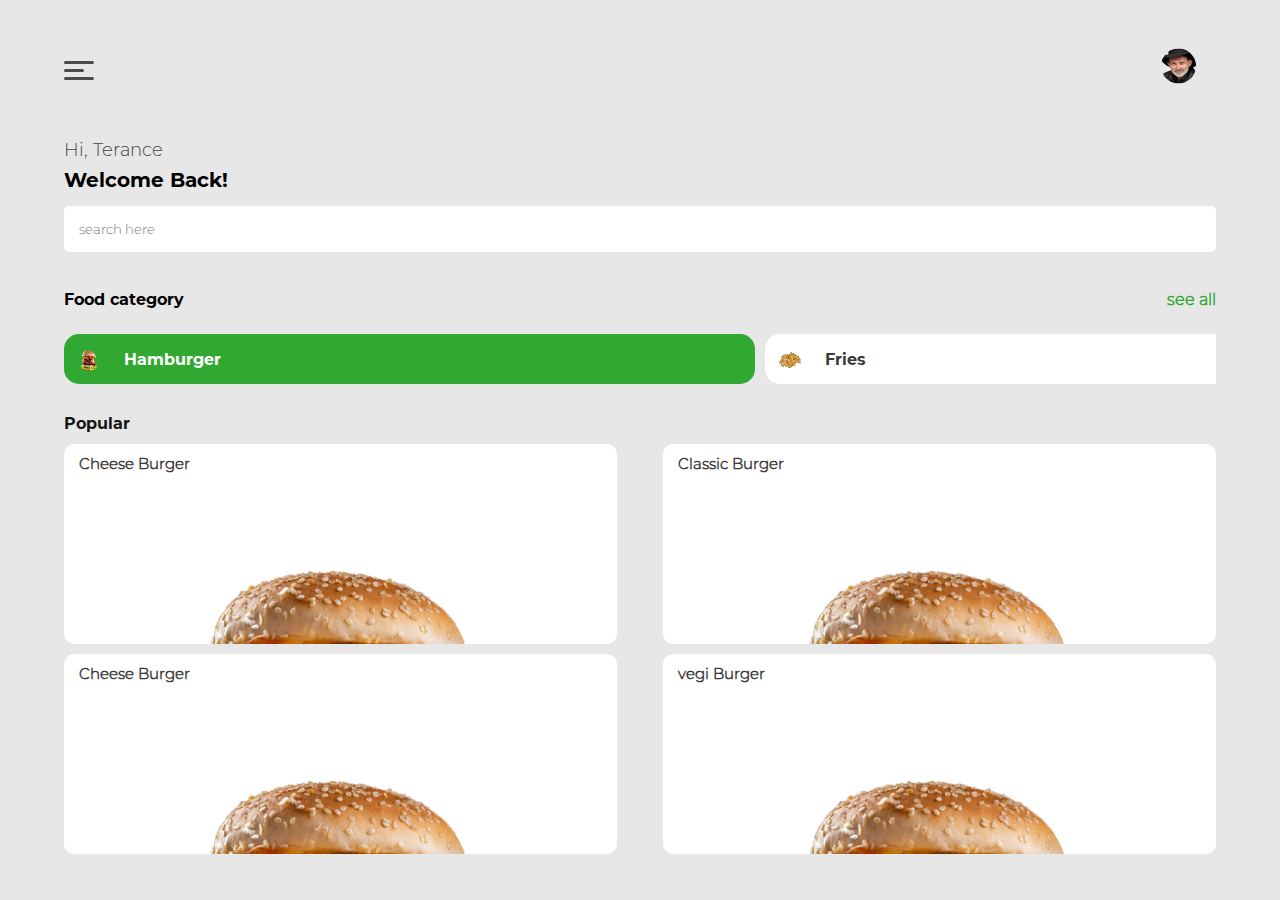
<file: mobileResturant/index.html>
<!DOCTYPE html>
<html lang="en">
<head>
    <meta charset="UTF-8">
    <meta http-equiv="X-UA-Compatible" content="IE=edge">
    <meta name="viewport" content="width=device-width, initial-scale=1.0">
    <title>Document</title>
    <link rel="stylesheet" href="main.css"/>
    <script src='jQuery\jquery.js'></script>
</head>
<body>
    
    <header>

        <!--nav bar section-->
        <div id="navbar-avatar">
            <div id="navbar">
                <div></div>
                <div></div>
                <div></div>
            </div>

            <!--avatar-->
            <div id="avatar">
                <img src="Image/user.png"/>
            </div>
        </div>

        <!--Welcome text section-->
        <div id="searchbar">
            <div id="welcome-text">
                <div id="text">
                    <p>
                        Hi, Terance<br>
                        <span>Welcome Back!</span>
                    </p>
                </div>
            </div>

            <div id="searchbar-input">
                <input placeholder="search here" type="search">
            </div>
        </div>
    </header>


    <!--Food Category secion-->

    <section class="food-category" id="sec_1">
        <div id="text">
            <p>Food category</p>
            <a href="#">see all</a>
        </div>

        <div id="slide-container">
            <div class="active" id="food">
                <img src="Image/Ham.png">
                <p id="food-name">Hamburger</p>
            </div>

            <div class="fries-cate" id="food">
                <img src="Image/Fries.png">
                <p id="food-name">Fries</p>
            </div>

            <div class="pizza-cate" id="food">
                <img src="Image/pizza.png">
                <p id="food-name">Pizza</p>
            </div>
        </div>
    </section>

    <!--Popular food section-->

    <section class="popular-category">

        <!--Header of popular food section-->
        <div id="text">
            <p>Popular</p>
        </div>

        <!--popular food flex-->
        <div id="popular-food-flex">

            <!--Burgars-->
            <div class="food-card visible">
                <p>Cheese Burger</p>
                <img src="Image/Ham.png" id="food-card-image"/>
                <div id="add-cart-container">
                    <p id="price">$5.00</p>
                    <div class="add-to-cart" data-price="5.00" data-food-image="Image/Ham.png" data-food-name="Cheese Burger"><img src="Image/x-mark-xl.png"></div>
                </div>
            </div>

            <div class="food-card visible">
                <p>Classic Burger</p>
                <img src="Image/Ham.png" id="food-card-image"/>
                <div id="add-cart-container">
                    <p id="price">$2.50</p>
                    <div class="add-to-cart"data-price="2.50" data-food-image="Image/Ham.png" data-food-name="Classic Burger"><img src="Image/x-mark-xl.png"></div>
                </div>
            </div>

            <div class="food-card visible">
                <p>Cheese Burger</p>
                <img src="Image/Ham.png" id="food-card-image"/>
                <div id="add-cart-container">
                    <p id="price">$3.00</p>
                    <div class="add-to-cart" data-price="3.00" data-food-image="Image/Ham.png" data-food-name="Cheese Burger"><img src="Image/x-mark-xl.png"></div>
                </div>
            </div>

            <div class="food-card visible">
                <p>vegi Burger</p>
                <img src="Image/Ham.png" id="food-card-image"/>
                <div id="add-cart-container">
                    <p id="price">$1.50</p>
                    <div class="add-to-cart" data-price="1.50" data-food-image="Image/Ham.png" data-food-name="Vegi Burger"><img src="Image/x-mark-xl.png"></div>
                </div>
            </div>





            <!--Fries-->


            <div class="food-card fries">
                <p>Crinkle-cut fries</p>
                <img src="Image/Fries.png" id="food-card-image"/>
                <div id="add-cart-container">
                    <p id="price">$1.00</p>
                    <div class="add-to-cart" data-price="1.00" data-food-image="Image/Fries.png" data-food-name="Crinkle-cut Fries"><img src="Image/x-mark-xl.png"></div>
                </div>
            </div>

            <div class="food-card fries">
                <p>Curly fries</p>
                <img src="Image/Fries.png" id="food-card-image"/>
                <div id="add-cart-container">
                    <p id="price">$2.50</p>
                    <div class="add-to-cart" data-price="2.50" data-food-image="Image/Fries.png" data-food-name="Curly Fries"><img src="Image/x-mark-xl.png"></div>
                </div>
            </div>

            <div class="food-card fries">
                <p>Streak Fries</p>
                <img src="Image/Fries.png" id="food-card-image"/>
                <div id="add-cart-container">
                    <p id="price">$3.00</p>
                    <div class="add-to-cart" data-price="3.00" data-food-image="Image/Fries.png" data-food-name="Streak Fries"><img src="Image/x-mark-xl.png"></div>
                </div>
            </div>

            <div class="food-card fries">
                <p>Tater Tots</p>
                <img src="Image/Fries.png" id="food-card-image"/>
                <div id="add-cart-container">
                    <p id="price">$1.50</p>
                    <div class="add-to-cart" data-price="1.50" data-food-image="Image/Fries.png" data-food-name="Tater Tots"><img src="Image/x-mark-xl.png"></div>
                </div>
            </div>




            
            <!--Pizza-->


            <div class="food-card pizza">
                <p>chicken pizza</p>
                <img src="Image/pizza.png" id="food-card-image"/>
                <div id="add-cart-container">
                    <p id="price">$4.00</p>
                    <div class="add-to-cart" data-price="4.00" data-food-image="Image/pizza.png" data-food-name="Chicken Pizza"><img src="Image/x-mark-xl.png"></div>
                </div>
            </div>

            <div class="food-card pizza">
                <p>Beef Pizza</p>
                <img src="Image/pizza.png" id="food-card-image"/>
                <div id="add-cart-container">
                    <p id="price">$3.50</p>
                    <div class="add-to-cart" data-price="3.50" data-food-image="Image/pizza.png" data-food-name="Beef Pizza"><img src="Image/x-mark-xl.png"></div>
                </div>
            </div>

            <div class="food-card pizza">
                <p>Pepperroni Pizza</p>
                <img src="Image/pizza.png" id="food-card-image"/>
                <div id="add-cart-container">
                    <p id="price">$5.00</p>
                    <div class="add-to-cart" data-price="5.00" data-food-image="Image/pizza.png" data-food-name="Pepperroni Pizza"><img src="Image/x-mark-xl.png"></div>
                </div>
            </div>

            <div class="food-card pizza">
                <p>Corn dog Pizza</p>
                <img src="Image/pizza.png" id="food-card-image"/>
                <div id="add-cart-container">
                    <p id="price">$6.50</p>
                    <div class="add-to-cart" data-price="6.50" data-food-image="Image/pizza.png" data-food-name="Corn dog Pizza"><img src="Image/x-mark-xl.png"></div>
                </div>
            </div>





        </div>

    </section>


    <!--Hamburger Menu-->
    <section id="hamburger-menu">
        <div id="menu-container">
            <ul>
                <li class="current-select">Home</li>
                <li>Favorites</li>
                <li id="linkCart">Cart</li>
                <li id='linkAccount'>Account</li>
            </ul>
        </div>
    </section>


    <!--Details Section-->
    <section class="Detail">


        
        <!--nav, back button-->
        <div id="detail-nav">
            <img src="Image/arrow back.png" id="back-btn-details"/>
            <p>Detail</p>
        </div>

        <!--Image of detail-->
        <div id="detail-image">
            <img src="Image/Ham.png"/>
        </div>

        <!--Price and name-->
        <div id="price-and-name">
            <div id="food-name-detail"><p>Classic Burger</p></div>
            <div id="food-price"><p>$2.55</p></div>
        </div>

        <!--Description-->
        <div id="detail-description">
            <h3>Description</h3>
            <div id="detail-description-text">
                <p>Lorem ipsum, dolor sit amet consectetur adipisicing elit. Corporis natus fugit, 
                    eligendi provident nisi distinctio dicta corrupti explicabo dolores quam maiores 
                    voluptatibus temporibus totam, quibusdam fuga repellendus venia.
                </p>
            </div>
        </div>

        <!--Order button section-->
        <div id="order-btn-section">
            <div id="no-of-orders"></div>
            <div id="order-btn">
                <div id="detail-cart">
                    <img src="Image/cart.png"/>
                </div>
                <div id="order-btn-btn"><p>Order Now</p></div>
            </div>
        </div>
    </section>

    <!--Added to cart popup-->
    <section class="added_to_cart">

        <div id="popup-cont">
            <img src="Image/success.png"/>
            <p>Added to cart</p>
        </div>
    </section>

    













    <!--------------------------------Js SECTION/ JQUERY--------------------------------->

    <script>


        $(document).ready(function(){

            //Hamburger Menu State
            var menu_state = false; //false

            //Hides added to cart popup initially
            $('.added_to_cart').hide(0);

            //Hides Menu section initially
            $('#hamburger-menu').hide(0);

            //hides the fries and pizza section initially
            $(".fries").hide(0);
            $(".pizza").hide(0);

            //Opens Menu Section

            $('#navbar').click(function(){
                $('#hamburger-menu').show(200);
                $('section:not(#hamburger-menu),header').css('filter','blur(3px)');
                menu_state = true; //True
            });

            //Closes Menu Section
            var page_body = document.getElementById("sec_1");
            $('body').click(function(){
                if(menu_state){
                    $('body').mousemove(function(e){
                        const {x, y} = page_body.getBoundingClientRect();
                        if (e.clientX > 150){
                            $('#hamburger-menu').hide(200);
                            $('section:not(#hamburger-menu),header').css('filter','none');
                            menu_state = false;
                        };
                    });
                }
            });

            
            
            //closes menu section
            




            //hamburger section click
            $(".active").click(function(){
                $(".visible").show(0);
                $(".fries").hide(0);
                $(".pizza").hide(0);
                
                //changing backround to active and text color
                $(this).css("background-color", "#31a831"); 
                $(".active p").css("color","#fff"); 

                //changing others to inactive
                $(".fries-cate").css("background-color","#fff");
                $(".fries-cate p").css("color","#3a3a3a");

                $(".pizza-cate").css("background-color","#fff");
                $(".pizza-cate p").css("color","#3a3a3a");
            });

            //fries section click
            $(".fries-cate").click(function(){
                $(".visible").hide(0);
                $(".fries").show(0);
                $(".pizza").hide(0);

                //changing backround to active and text color
                $(this).css("background-color", "#31a831"); 
                $(".fries-cate p").css("color","#fff"); 

                //changing others to inactive
                $(".active").css("background-color","#fff");
                $(".active p").css("color","#3a3a3a");

                $(".pizza-cate").css("background-color","#fff");
                $(".pizza-cate p").css("color","#3a3a3a");
            })


            //pizza section click
            $(".pizza-cate").click(function(){
                $(".visible").hide(0);
                $(".fries").hide(0);
                $(".pizza").show(0);

                //changing backround to active and text color
                $(this).css("background-color", "#31a831"); 
                $(".pizza-cate p").css("color","#fff"); 

                //changing others to inactive
                $(".active").css("background-color","#fff");
                $(".active p").css("color","#3a3a3a");

                $(".fries-cate").css("background-color","#fff");
                $(".fries-cate p").css("color","#3a3a3a");
            })







            //hide details initially
            $(".Detail").hide(0);

            //Details back-function
            $("#back-btn-details").click(function(){
                $(".Detail").hide(0);
            });

            //Details open-function
            $(".add-to-cart").click(function(){
                $(".Detail").show(0);
                var x = $(".Detail #detail-image").html();
                console.log(x)
            });


            //Shows specific items that has been clicked
            var globalPrice = 'string';
            var globalfoodName = 'string';
            var globalfoodImage = 'string';

            document.querySelectorAll('.add-to-cart').forEach(e => {
                e.onclick = function(){
                    var price = $(this).data('price');
                    globalPrice = price;
                    var foodName = $(this).data('foodName');
                    globalfoodName = foodName;
                    var foodimage = $(this).data('foodImage');
                    globalfoodImage = foodimage;

                    document.querySelector('#food-price').innerHTML= '<p>$'+price+'</p>';
                    document.querySelector('#food-name-detail').innerHTML= '<p>'+foodName+'</p>';
                    document.querySelector('#detail-image').innerHTML= "<img src='"+foodimage+"'/>";

                };
            });

            //Stores order in localStorage
            $('#detail-cart').click(function(){

                var id = localStorage.length;
                var leng = id +1;
                var items = {'name': globalfoodName, 'price':globalPrice, 'image':globalfoodImage };
                localStorage.setItem("order"+id, JSON.stringify(items));
                localStorage.setItem('lenght', leng);


                $('.added_to_cart').show(0);
                $('section:not(.added_to_cart)').css('filter','blur(5px)');
                setTimeout(function(){
                    $('.added_to_cart').hide(0);
                    $('section:not(.added_to_cart)').css('filter','none');
                },2000);
            });

            //Redirects to cart page onclick link

            $('#linkCart').click(function(){
                window.location.href = 'cart.html';
            });

            //Redirects to account page onclick link

            $('#linkAccount').click(function(){
                window.location.href = 'account.html';
            });
            
            
        })
    </script>

</body>
</html>
</file>
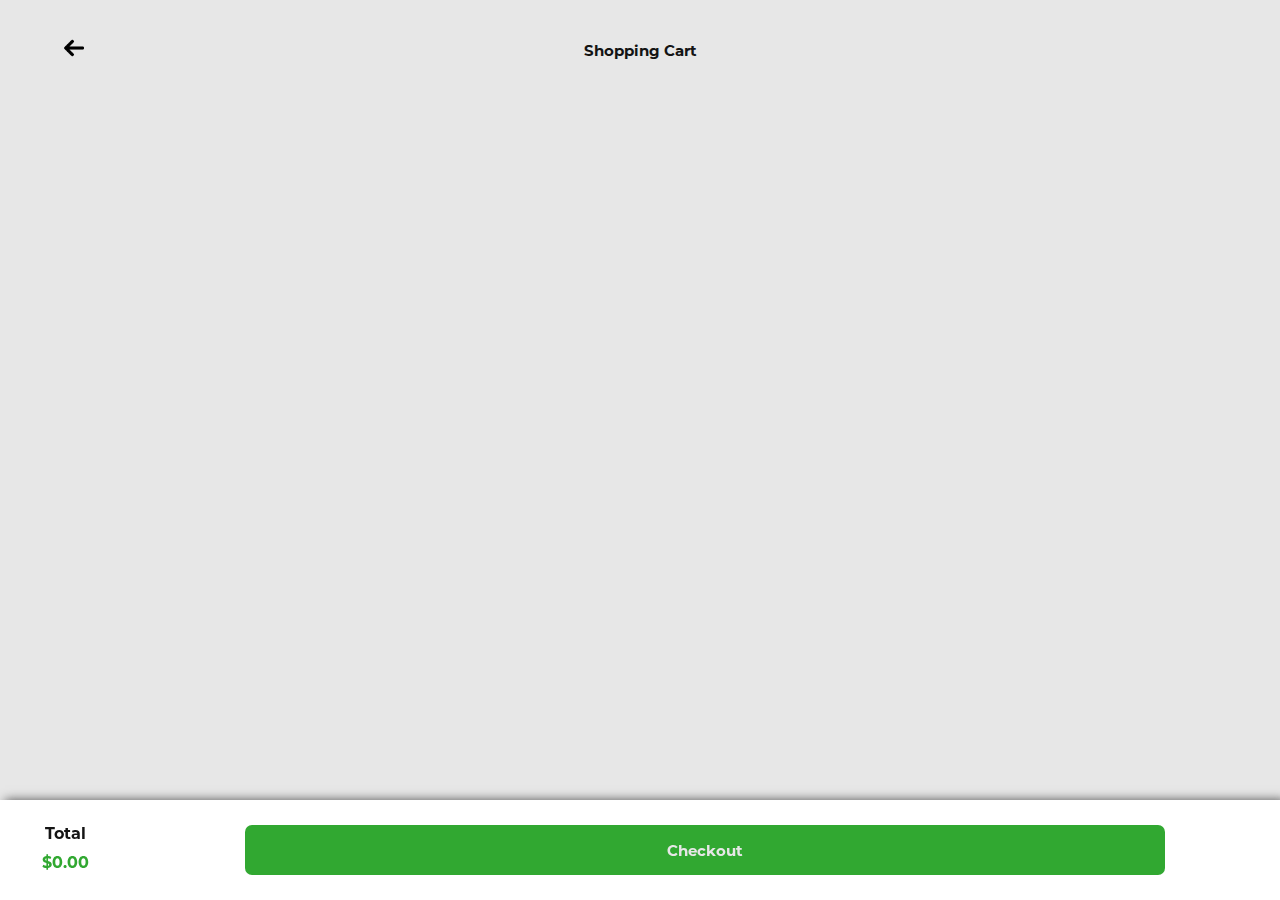
<file: mobileResturant/cart.html>
<!DOCTYPE html>
<html lang="en">
<head>
    <meta charset="UTF-8">
    <meta http-equiv="X-UA-Compatible" content="IE=edge">
    <meta name="viewport" content="width=device-width, initial-scale=1.0">
    <title>Document</title>
    <link rel="stylesheet" href="cart.css"/>
    <script src='jQuery\jquery.js'></script>
</head>
<body>

    <section class="header">
        <div id="back-btn" onclick="history.back();">
            <img src="Image/arrow back.png" />
        </div>
        <div id="heading-text">
            <p>Shopping Cart</p>
        </div>
    </section>


    <!--Total Container-->
    <section class="total-fixed-bottom">

        <!--Checkout total-->
        <div id="total-text">
            <p>Total</p>
            <div id="total-no-cont">
                <p>$<span id="total">0.00</span></p>
            </div>
        </div>

        <!--Checkout Button-->
        <div id="checkout-btn-cont">
            <div id="checkout-btn"><p>Checkout</p></div>
        </div>
    </section>

    <section class="ordered-items-cont">
        <!--<div class="ordered-food-card">
            <img src="Image/Ham.png"/>
            <p class="orderName">Hamburger</p>
            <p class="price-p">$<span id="price">2.99</span></p>
            <div id="remove"><p>Remove</p></div>
        </div>-->
    </section>










    <!--Script-->

    <script>

        $(document).ready(function(){

            var totalPrice = 0;

            var localStorage_length = parseInt(localStorage.getItem('lenght'));

            //Creates Div Elements and assigns Ordered Food Items From localStorage
            
            for (var i=0; i<localStorage_length; i++){
                //var Food =
                //console.log('json file: ' +JSON.parse(localStorage.getItem('order'+i))) ;
                
                if(JSON.parse(localStorage.getItem('order'+i)) !== null){
                    //console.log('available')
                    var Food = JSON.parse(localStorage.getItem('order'+i));


                    var order = document.createElement('Div');
                    order.className = "ordered-food-card";
                    order.id = "food-card"+i;
                    $('.ordered-items-cont').append(order);
                    
                    
                    
                    var food_name = Food.name;
                    var food_image = Food.image;
                    var food_price = Food.price;

                    //console.log('name: '+food_name+' image: '+food_image+' price: '+food_price);
                    totalPrice = totalPrice + parseFloat(food_price);

                    var order_image = document.createElement('img');
                    order_image.src = food_image;

                    //Creating the p tag, inputing id and changing innerHtml to food name
                    var order_food_name = document.createElement('p');
                    order_food_name.className = 'orderName';
                    order_food_name.innerHTML = food_name;

                    //Creating, updating p tag that contains the price
                    var order_food_price = document.createElement('p');
                    order_food_price.innerHTML='$';
                    order_food_price.className = 'price-p';
            
                    //Updating and creating Span to contain the price
                    var order_food_priceSpan = document.createElement('span');
                    order_food_priceSpan.id = 'price';
                    order_food_priceSpan.innerHTML = food_price;

                    //Remove Button
                    var removeOrder = document.createElement('div');
                    removeOrder.id='remove';
                    //removeOrder.className = 'order'+i;
                    removeOrder.innerHTML = "<p class='order"+i+"'>Remove</p>";


                    //targeting the unique id's created
                    var targeted_id = '#food-card'+i;
        
                    $(targeted_id).append(order_image);
                    $(targeted_id).append(order_food_name);
                    $(targeted_id).append(order_food_price);
                    $(targeted_id+' .price-p').append(order_food_priceSpan);
                    $(targeted_id).append(removeOrder);


                    //var domprice = $('.price-p span');
                    //domprice.innerHTML=food_price;

                    //var domFoodName = $('.orderName');
                    //domFoodName.innerHTML = food_name;

                    
                
                
                    //console.log('total price: '+totalPrice);

                    var change_total = document.querySelector('#total');
                    change_total.innerHTML = totalPrice;

                }
                else{
                    var x='hey';
                }
            };


            $('#remove p').click(function(){
                $(this).css('color','tomato');
                localStorage.removeItem(this.className);
                location.reload();
            });
               
        });
    </script>
    
</body>
</html>
</file>
<file: mobileResturant/main.css>
:root{
    --background:#e7e7e7;
    --secondary: #31a831;
}

@font-face{
    font-family:"custom";
    src: url('font/Montserrat-Light.otf')
}
@font-face{
    font-family: "bold";
    src: url('font/Montserrat-Bold.otf')
}

*{
    margin:0; 
    padding:0;
    font-family: "custom";
}

body{
    background: #e7e7e7;
}


header{
    display:grid;
    grid-template-rows: 1fr 1fr;
    height:40vh;
    max-height: 270px;
    width: 100%;
    background: var(--background);
}

header #navbar-avatar{
    position: relative;
    width: 90%;
    margin-left: 5%;
}

header #navbar-avatar #navbar{
    position: absolute;
    left:0px;
    top:50%;
    transform: translateY(-50%);
}

header #navbar-avatar #navbar div{
    height: 3px;
    width:30px;
    background: #4b4b4b;
    margin-top: 5px;
    border-radius: 10px;
}
header #navbar-avatar #navbar div:nth-of-type(2){
    width:20px;
}

header #navbar-avatar #avatar img{
    height: 35px;
    width:35px;
    border-radius: 50%;
}
header #navbar-avatar #avatar{
    position: absolute;
    right:20px;
    top:50%;
    transform: translateY(-50%);
}

header #searchbar{
    display: flex;
    flex-direction: column;
    position: relative;
    width: 90%;
    margin-left:5%;
}

header #searchbar #text p{
    font-size: 18px;
    color:#464545;
    line-height: 30px;
}

header #searchbar #text p span{
    font-family:"bold";
    font-size: 20px;
    color:black;
}

header #searchbar-input input{
    padding: 15px 15px;
    border-radius: 5px;
    border: none;
    width:100%;
    outline: none;
}
header #searchbar-input{
    margin-top: 10px;
}

.food-category{
    position: relative;
    display: grid;
    grid-template-rows: 1fr 1fr;
    height: fit-content;
    width: 90%;
    background: var(--background);
    margin-left: 5%;
}

.food-category #text{
    display: flex;
    position: relative;
    padding-top: 20px;
}

.food-category #text p{
    font-family: "bold";
    font-weight: 700;
}

.food-category #text a{
    position: absolute;
    right:0px;
    color: var(--secondary);
    text-decoration: none;
    font-weight: bolder;
}

.food-category #slide-container{
    overflow: scroll;
    display: flex;
    position: relative;
    scroll-snap-type: x mandatory;
    width: 100%;
    height: fit-content;
    margin-top: 7px;
}

/*removing scroll bar from food sroller*/
.food-category #slide-container::-webkit-scrollbar{
    display: none;
}

.food-category #slide-container div#food{
    display: grid;
    position: relative;
    grid-template-columns: 50px 1fr;
    min-width: 60%;
    align-items: center;
    scroll-snap-align: center;
    margin-right: 10px;
    border-radius: 15px;
    background: #fff;
}

.food-category #slide-container div#food.active{
    background-color: #31a831;
}

.food-category #slide-container div#food.active p{
    color:#fff;
}

.food-category #slide-container div#food img{
    height:30px;
    width: 30px;
    padding: 10px;
}
.food-category #slide-container div#food p{
    color:#3a3a3a;
    font-family: "bold";
    margin-left: 10px;
}

.popular-category{
    display: grid;
    grid-template-rows: 60px 1fr;
    width: 90%;
    margin-left: 5%;
}

.popular-category #text{
    margin-top: 30px;
}

.popular-category #text p{
    font-family: "bold";
    font-weight: bolder;
    color: #161616;
}

.popular-category #popular-food-flex{
    display: flex;
    flex-wrap: wrap;
    width: 100%;
    height: fit-content;
    margin-bottom: 20px;
}

.popular-category #popular-food-flex .food-card:nth-child(odd){
    margin-right: 4%;
}
.popular-category #popular-food-flex .food-card{
    position: relative;
    width: 48%;
    height: 200px;
    background: #fff;
    margin-bottom: 10px;
    border-radius: 10px;
    display: grid;
    grid-template-rows: 50px 1fr 40px;
    overflow: hidden;
}

.popular-category #popular-food-flex .food-card p{
    font-weight: bolder;
    padding: 10px 15px;
    font-size: 15px;
    color: #3a3a3a;
}

.popular-category #popular-food-flex .food-card img{
    width:100%;
    height: 100%;
}

.popular-category #popular-food-flex .food-card #add-cart-container{
    position: relative;
    display: grid;
    grid-template-columns: 1fr 50px;
    align-items: center;
}

.popular-category #popular-food-flex .food-card #add-cart-container div{
    height: 100%;
    width:100%;
    background: var(--secondary);
    display: grid;
    align-items: center;
    justify-content: center;
}

.popular-category #popular-food-flex .food-card #add-cart-container p{
    font-family: "bold";
}

.popular-category #popular-food-flex .food-card #add-cart-container div img{
    height: 15px;
    width: 15px;
    transform: rotate(45deg);
}




/*Details section*/

section.Detail{
    display: grid;
    position: fixed;
    grid-template-rows: 80px 1fr 50px 150px 120px;
    top:0px;
    left:0px;
    height: 100vh;
    width:100%;
    background: #e0e0e0;
}

.Detail #detail-nav{
    position: relative;
}

.Detail #detail-nav img{
    height: 20px;
    width: 20px;
    position: absolute;
    top: 50%;
    transform: translateY(-50%);
    left: 20px;
}

.Detail #detail-nav p{
    font-family: "bold";
    position: absolute;
    top:50%;
    left:50%;
    transform: translate(-50%,-50%);
}

.Detail #detail-image img{
    max-height: 100%;
    max-width: 100%;
}
.Detail #price-and-name{
    position: relative;
}

.Detail #price-and-name #food-name-detail p{
    position: absolute;
    left:20px;
    top:50%;
    transform: translateY(-50%);
    font-family: "bold";
}

.Detail #price-and-name #food-price p{
    position: absolute;
    right: 20px;
    top:50%;
    transform: translateY(-50%);
    font-family: "bold";
    color:var(--secondary);
}

.Detail #detail-description h3{
    font-family: "bold";
    padding: 10px 20px;
    font-size: 15px;
    color: #3a3a3a;
}

.Detail #detail-description #detail-description-text p{
    padding: 0px 20px;
    font-size: 12px;
    color: #505050;
    line-height: 20px;
}

.Detail #order-btn-section{
    display: grid;
    grid-template-rows: 1fr 1fr;
}

.Detail #order-btn-section #order-btn{
    position: relative;
}

.Detail #order-btn-section #order-btn #detail-cart{
    position: absolute;
    height: 50px;
    width: 50px;
    border: 1px solid #31a831;
    border-radius: 5px;
    left:20px;
    display: grid;
    place-items: center;
}

.Detail #order-btn-section #order-btn #detail-cart img{
    height: 25px;
    width: 25px;
}

.Detail #order-btn-section #order-btn #order-btn-btn{
    display: grid;
    height: 50px;
    width: 60%;
    border-radius: 5px;
    background: #31a831;
    position: absolute;
    right: 20px;
    bottom: 10px;
    place-items: center; 
}

.Detail #order-btn-section #order-btn #order-btn-btn p{
    font-family: "bold";
    color: #e0e0e0;
    font-size: 15px;
}

#hamburger-menu{
    position: fixed;
    top:0px;
    left:0px;
    height: 100%;
    width:150px;
    background: #fff;
}

#hamburger-menu #menu-container{
    display: grid;
    justify-content: center;
    height: 100%;
    width:100%;
    position: relative;
    top:100px
}

#hamburger-menu #menu-container li{
    list-style: none;
    color: #3a3a3a;
    font-family: "bold";
    line-height: 40px;
    padding: 10px 15px;
}

#hamburger-menu #menu-container li.current-select{
    color:var(--secondary)
}

.added_to_cart{
    position: fixed;
    top:50vh;
    left:50vw;
    transform: translate(-50%,-50%);
}

.added_to_cart #popup-cont{
    display: grid;
    grid-template-rows: 1fr 40px;
    height: 120px;
    width: 150px;
    background: #0a0a0a;
    border-radius: 15px;
    place-items: center;
}

.added_to_cart #popup-cont img{
    height: 50px;
    width: auto;
}

.added_to_cart #popup-cont p{
    font-family: "bold";
    color:#e7e7e7;
}

/*section:not(.added_to_cart){
    filter: blur(5px);
}*/
</file>
<file: mobileResturant/cart.css>
:root{
    --background:#e7e7e7;
    --secondary: #31a831;
    --primaryText: #141414;
    --secondaryText: #252525;
}

@font-face{
    font-family:"custom";
    src: url('font/Montserrat-Light.otf')
}
@font-face{
    font-family: "bold";
    src: url('font/Montserrat-Bold.otf')
}

*{
    margin:0; 
    padding:0;
    font-family: "custom";
}

body{
    background: #e7e7e7;
}

.header{
    position: relative;
    height: 100px;
    width: 90%;
    margin-left:5%;
}

.header #back-btn{
    position: absolute;
    top:50%;
    transform: translateY(-50%);
}

.header #back-btn img{
    height:20px;
    width:20px;
}

.header #heading-text{
    position: absolute;
    left:50%;
    top:50%;
    transform: translate(-50%, -50%);
}

.header #heading-text p{
    font-family: "bold";
    font-size: 15px;
    color: var(--primaryText);
}

.total-fixed-bottom{
    position: fixed;
    bottom: 0;
    width: 100%;
    background: #fff;
    height: 100px;
    box-shadow: 5px 0px 10px #4e4e4e;
    display: grid;
    grid-template-columns: 130px 1fr;
    z-index: 100;
}

.total-fixed-bottom #checkout-btn-cont{
    display: grid;
    place-items: center;
}

.total-fixed-bottom #checkout-btn-cont #checkout-btn{
    display: grid;
    place-items: center;
    height: 50px;
    width: 80%;
    background: var(--secondary);
    border-radius: 7px;
}

.total-fixed-bottom #checkout-btn-cont #checkout-btn p{
    font-family: "bold";
    font-size: 15px;
    color: #e7e7e7;
}

.total-fixed-bottom #total-text{
    display: flex;
    flex-direction: column;
    justify-content: center;
    align-items: center;
}

.total-fixed-bottom #total-text p{
    font-family: "bold";
    color: var(--primaryText);
    margin-bottom: 5px;
}

.total-fixed-bottom #total-text #total-no-cont p{
    color: var(--secondary);
    font-family: "bold";
    margin-top: 5px;
}

.total-fixed-bottom #total-text #total-no-cont p span{
    color: var(--secondary);
    font-family: "bold";
}

.ordered-items-cont{
    position: relative;
    display: flex;
    flex-direction: column;
    width: 90%;
    height: fit-content;
    margin-left: 6%;
    margin-bottom: 130px;
}

.ordered-items-cont .ordered-food-card{
    height: 70px;
    width: 100%;
    background: #fff;
    margin-top: 10px;
    border-radius: 7px;
    display: grid;
    grid-template-columns: 70px 1fr 70px;
    place-items: center;
    position: relative;
}

.ordered-items-cont .ordered-food-card img{
    height: 60px;
    width: auto;
}

.ordered-items-cont .ordered-food-card p{
    font-family: "bold";
    color: var(--secondaryText);
}

.ordered-items-cont .ordered-food-card .price-p{
    color: var(--secondary);
}

.ordered-items-cont .ordered-food-card .price-p span{
    font-family: "bold";
}

.ordered-items-cont .ordered-food-card div#remove{
    position: absolute;
    height: 0%;
    width:0%;
    background: #000;
    opacity: .9;
    display: none;
    place-items: center;
}

.ordered-items-cont .ordered-food-card div#remove p{
    color:#fff;
    font-family: "bold";
}

.ordered-items-cont .ordered-food-card:hover > div#remove{
    display: grid;
    height: 100%;
    width:100%;
}
</file>
